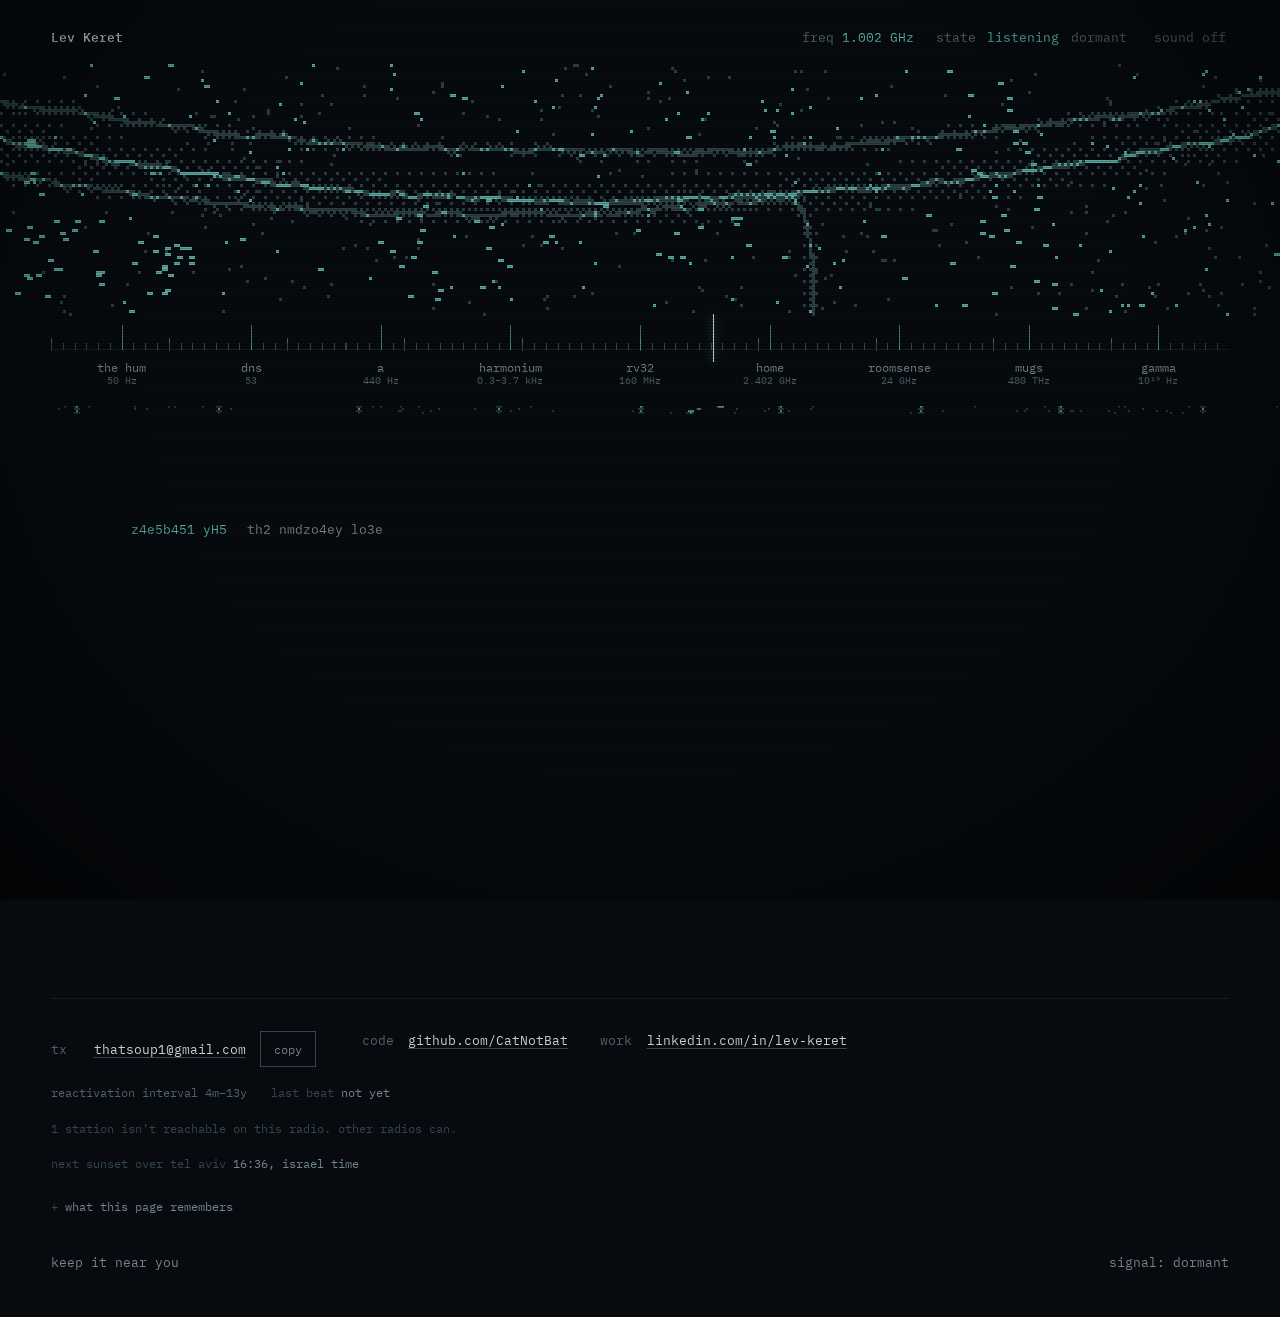
<file: index.html>
<!doctype html>
<html lang="en">
<head>
<meta charset="utf-8">
<meta http-equiv="Content-Security-Policy" content="default-src 'self'; script-src 'self'; style-src 'self'; font-src 'self'; img-src 'self' data:; connect-src 'self' https://cloudflare-dns.com; object-src 'none'; base-uri 'self'; form-action 'none'; upgrade-insecure-requests">
<meta name="viewport" content="width=device-width, initial-scale=1, viewport-fit=cover">
<meta name="referrer" content="strict-origin-when-cross-origin">
<title>Lev Keret</title>
<meta name="description" content="Lev Keret's website is a radio. Turn the dial.">
<meta name="theme-color" content="#070b0f">
<meta property="og:title" content="Lev Keret">
<meta property="og:description" content="This website is a radio. Turn the dial.">
<meta property="og:type" content="website">
<meta property="og:url" content="https://catnotbat.github.io/">
<meta property="og:image" content="https://catnotbat.github.io/og.png">
<meta name="twitter:card" content="summary_large_image">
<link rel="icon" href="favicon.svg" type="image/svg+xml">
<link rel="stylesheet" href="css/fonts.css">
<link rel="stylesheet" href="css/site.css">
<script type="module" src="js/main.js"></script>
</head>
<body>
<!--
  hello, source reader.
  nothing here phones home. no analytics, no trackers, no cookies.
  the wires hum at 50 Hz because that's what the wall does in Tel Aviv.
  there is one more thing on this page. it needs three letters.
-->
<a class="skip" href="#display">Skip to the content</a>

<header class="instrument">
  <p class="wordmark">Lev Keret</p>
  <div class="readout">
    <div class="r-freq"><label for="dial" id="tune-k">freq</label> <output id="tune-v" for="dial">2.402 GHz</output></div>
    <div class="r-state" role="group" aria-label="state">
      <span class="k" aria-hidden="true">state</span>
      <button type="button" data-state="listening" aria-pressed="true">listening</button>
      <button type="button" data-state="dormant" aria-pressed="false">dormant</button>
    </div>
    <button type="button" class="sound" id="sound" aria-pressed="false">sound off</button>
  </div>
</header>

<main>
  <div class="receiver">
    <div class="wires" aria-hidden="true">
      <svg class="wires-poster" viewBox="0 0 1000 240" preserveAspectRatio="none">
        <path d="M-10 34 Q 500 140 1010 22" />
        <path d="M-10 70 Q 480 196 1010 58" />
        <path d="M-10 104 Q 340 172 620 126 Q 638 145 632 238" class="cut" />
      </svg>
      <canvas id="wire"></canvas>
    </div>
    <div class="dial"><div class="horizon-line" id="horizon-line" aria-hidden="true"></div>
      <div class="scale" id="scale" aria-hidden="true"></div>
      <input type="range" id="dial" min="0" max="1000" step="1" value="500" aria-label="Tune the receiver">
    </div>
    <nav class="presets" aria-label="Stations">
      <a href="#hum" data-preset="hum"><b>the hum</b> <span>50 Hz</span></a>
      <a href="#dns" data-preset="dns"><b>dns</b> <span>53</span></a>
      <a href="#a440" data-preset="a440"><b>a</b> <span>440 Hz</span></a>
      <a href="#harmonium" data-preset="harmonium"><b>harmonium</b> <span>0.3–3.7 kHz</span></a>
      <a href="#rv32" data-preset="rv32"><b>rv32</b> <span>160 MHz</span></a>
      <a href="#home" data-preset="home"><b>home</b> <span>2.402 GHz</span></a>
      <a href="#roomsense" data-preset="roomsense"><b>roomsense</b> <span>24 GHz</span></a>
      <a href="#mugs" data-preset="mugs"><b>mugs</b> <span>480 THz</span></a>
      <a href="#gamma" data-preset="gamma"><b>gamma</b> <span>10&#185;&#8313; Hz</span></a>
    </nav>
  </div>

  <div class="display" id="display" tabindex="-1">
    <p class="nocarrier-msg" aria-hidden="true">no carrier</p>

    <section class="station st-home" id="home" data-f="2.402e9" data-k="freq" data-v="2.402 GHz" data-name="home" aria-labelledby="statement">
      <h1 id="statement" data-decode>This is a radio.</h1>
      <p class="sub">Some of the things I've made are in here. Turn the dial.</p>
      <p class="hint">Some stations aren't on the list. Headphones help.</p>
    </section>

    <section class="station st-text" id="hum" data-f="50" data-k="freq" data-v="50 Hz" data-name="the hum" aria-labelledby="hum-h">
      <p class="st-id"><span>50 Hz</span></p>
      <h2 id="hum-h" data-decode>Hi, I'm Lev.</h2>
      <p>I live in Tel Aviv, where the wall hums at 50&nbsp;Hz.</p>
      <p>I like making stuff.</p>
      <button type="button" class="quiet-btn hum-out" id="hum-out" aria-pressed="false" hidden>headphones</button>
    </section>

    <section class="station ch" id="roomsense" data-f="24e9" data-k="radar" data-v="24 GHz" data-name="roomsense" aria-labelledby="room-h">
      <div class="ch-text">
        <p class="st-id"><span>24 GHz</span> occupancy</p>
        <h2 id="room-h" data-decode><a href="https://github.com/CatNotBat/roomsense" rel="noopener noreferrer">roomsense</a></h2>
        <p>Counts the people in a room without a camera, and without tracking anyone's phone.</p>
        <ul class="stack"><li>Python</li><li>ESP32</li><li>mmWave radar</li><li>BLE</li><li>Random Forest</li><li>MQTT</li></ul>
      </div>
      <figure class="sig sig-room">
          <svg viewBox="-26 -24 252 208" tabindex="0" role="application" aria-roledescription="room" aria-label="The room. Move the pointer, or use the arrow keys, to walk in. Enter changes what you carry." aria-describedby="room-cap">
            <defs><clipPath id="room-clip"><rect x="20" y="14" width="160" height="132" /></clipPath></defs>
            <g class="fov" clip-path="url(#room-clip)"><path d="M24 18 L239.0 -63.6 A230 230 0 0 1 -12.8 245.0 Z" /><path d="M176 18 L212.8 245.0 A230 230 0 0 1 -39.0 -63.6 Z" /><path d="M24 142 L-12.8 -85.0 A230 230 0 0 1 239.0 223.6 Z" /><path d="M176 142 L-39.0 223.6 A230 230 0 0 1 212.8 -85.0 Z" /></g>
            <g class="rings" clip-path="url(#room-clip)">
              <circle cx="24" cy="18" r="40" /><circle cx="24" cy="18" r="80" />
              <circle cx="176" cy="18" r="52" /><circle cx="176" cy="18" r="96" />
              <circle cx="24" cy="142" r="60" /><circle cx="24" cy="142" r="110" />
              <circle cx="176" cy="142" r="46" /><circle cx="176" cy="142" r="88" />
            </g>
            <rect x="20" y="14" width="160" height="132" class="wall" />
            <g class="radar" clip-path="url(#room-clip)"><line x1="24" y1="18" x2="24" y2="18" /><rect x="-1.6" y="-1.6" width="3.2" height="3.2" /><line x1="176" y1="18" x2="176" y2="18" /><rect x="-1.6" y="-1.6" width="3.2" height="3.2" /><line x1="24" y1="142" x2="24" y2="142" /><rect x="-1.6" y="-1.6" width="3.2" height="3.2" /><line x1="176" y1="142" x2="176" y2="142" /><rect x="-1.6" y="-1.6" width="3.2" height="3.2" /></g>
            <g class="est"><circle r="9" /><circle r="2" class="core" /><text class="mac" y="-12" text-anchor="middle"></text></g>
            <g class="dbm"><text x="-22" y="4" text-anchor="start"></text><text x="222" y="4" text-anchor="end"></text><text x="-22" y="166" text-anchor="start"></text><text x="222" y="166" text-anchor="end"></text></g>
            <text class="census c1" x="100" y="31" text-anchor="middle">empty</text>
            <text class="census c2" x="100" y="40" text-anchor="middle"></text>
            <g class="nodes"><rect x="18" y="12" width="12" height="12"/><rect x="170" y="12" width="12" height="12"/><rect x="18" y="136" width="12" height="12"/><rect x="170" y="136" width="12" height="12"/></g>
          </svg>
          <figcaption id="room-cap">Schematic. Four nodes. One can't tell whether you're inside. Four can.</figcaption>
        </figure>
        <p class="colonies" id="colonies" aria-live="off"></p>
    </section>

    <section class="station st-text st-music" id="a440" data-f="440" data-k="pitch" data-v="A4" data-name="a" aria-labelledby="a-h">
      <p class="st-id"><span>440 Hz</span> a</p>
      <h2 id="a-h" class="sr-only">An editable pattern that plays as music</h2>
      <div class="code">
        <div class="code-wrap">
        <pre class="code-hl" id="code-hl" aria-hidden="true"></pre>
        <textarea id="code" wrap="off" spellcheck="false" autocapitalize="off" autocomplete="off" autocorrect="off" rows="5" aria-label="Pattern" aria-describedby="code-err">50 ~ [50 50] ~
&lt;a4 c5&gt; [~ e5] &lt;g4 [b4 d5]&gt; ~
~ click*3 ~ &lt;click*2 chirp&gt;
~ ~ ~ &lt;~ ~ ~ 1420.405&gt;</textarea>
        </div>
        <p class="code-err" id="code-err" aria-live="polite"></p>
      </div>
    </section>

    <section class="station ch" id="harmonium" data-f="1000" data-k="band" data-v="0.3–3.7 kHz" data-name="harmonium" aria-labelledby="harm-h">
      <div class="ch-text">
        <p class="st-id"><span>0.3–3.7 kHz</span> modulated carrier</p>
        <h2 id="harm-h" data-decode><a href="https://github.com/CatNotBat/harmonium" rel="noopener noreferrer">harmonium</a></h2>
        <p>A secret voice call hidden inside a normal Discord call.</p>
        <ul class="stack"><li>Rust</li><li>DSP</li><li>WireGuard</li><li>Codec 2</li><li>OFDM</li></ul>
      </div>
      <figure class="sig sig-carrier" data-view="noise">
          <div class="scope">
          <svg viewBox="0 0 240 60" role="img" aria-labelledby="carrier-cap">
            <polyline class="noise" points="0,37.3 2,36.5 4,34.4 6,38.1 8,34.3 10,35.0 12,41.6 14,37.7 16,33.0 18,35.6 20,37.9 22,38.5 24,39.7 26,35.8 28,34.4 30,31.9 32,36.6 34,28.2 36,34.1 38,41.1 40,44.7 42,36.6 44,34.8 46,28.4 48,35.3 50,40.8 52,41.2 54,40.0 56,46.8 58,37.1 60,44.0 62,40.2 64,38.1 66,32.7 68,34.4 70,33.5 72,36.6 74,30.8 76,39.8 78,36.3 80,41.2 82,40.3 84,35.2 86,38.5 88,45.0 90,36.7 92,38.5 94,41.0 96,32.6 98,47.6 100,43.6 102,47.0 104,37.4 106,39.0 108,31.1 110,44.8 112,43.3 114,37.7 116,39.1 118,40.4 120,34.1 122,36.9 124,30.2 126,40.7 128,34.6 130,39.1 132,35.0 134,37.9 136,35.8 138,32.8 140,40.5 142,35.3 144,37.3 146,42.6 148,41.8 150,33.6 152,36.9 154,37.9 156,33.6 158,40.2 160,42.0 162,35.7 164,41.5 166,40.1 168,35.2 170,32.9 172,33.2 174,36.4 176,37.0 178,38.8 180,37.8 182,35.1 184,42.9 186,31.4 188,40.5 190,33.1 192,40.7 194,36.9 196,35.2 198,36.2 200,44.8 202,36.0 204,40.8 206,46.4 208,39.2 210,35.3 212,36.9 214,37.3 216,28.8 218,33.4 220,39.9 222,36.1 224,41.5 226,32.3 228,38.1 230,40.0 232,39.2 234,36.9 236,46.6 238,33.4 240,34.5"/>
            <polyline class="comb" points="0,46.5 2,41.7 4,49.0 6,42.6 8,46.2 10,45.3 12,47.1 14,50.0 16,45.9 18,45.1 20,47.2 22,47.2 24,41.4 26,48.0 28,48.4 30,44.6 32,48.8 34,48.6 36,47.1 38,47.7 40,46.2 42,41.7 44,46.0 46,43.7 48,45.3 50,48.7 52,47.7 54,44.3 56,48.7 58,46.5 60,46.4 62,43.3 64,47.1 66,41.8 68,49.4 70,13.7 72,26.8 74,16.2 76,31.1 78,16.7 80,27.7 82,15.5 84,32.2 86,17.3 88,31.6 90,16.2 92,29.4 94,15.3 96,30.5 98,14.8 100,30.3 102,17.6 104,30.9 106,15.9 108,32.5 110,16.5 112,33.2 114,17.2 116,25.6 118,14.7 120,30.0 122,17.6 124,31.9 126,17.6 128,31.6 130,16.6 132,29.5 134,17.4 136,27.8 138,15.7 140,28.7 142,18.0 144,26.0 146,14.6 148,30.6 150,16.6 152,29.3 154,14.1 156,26.7 158,16.5 160,28.3 162,16.6 164,33.8 166,17.5 168,30.5 170,14.5 172,50.4 174,46.2 176,49.6 178,45.1 180,44.8 182,44.7 184,47.2 186,48.8 188,46.4 190,44.2 192,41.6 194,45.2 196,45.5 198,47.3 200,47.2 202,47.3 204,44.5 206,47.2 208,53.3 210,45.1 212,47.2 214,44.5 216,48.8 218,44.0 220,46.8 222,46.9 224,45.1 226,46.1 228,39.1 230,44.9 232,44.6 234,49.9 236,44.6 238,48.5 240,47.2"/>
          </svg>
          <canvas class="live" aria-hidden="true"></canvas>
          </div>
          <figcaption id="carrier-cap"><span class="when-noise">What Discord hears.</span><span class="when-comb">What the modem hears.</span> <span class="prov">An illustration, not a capture.</span></figcaption>
          <div class="harm-ctl">
            <label class="key"><span>wire</span><input type="range" id="harm-key" min="0" max="100" value="0" aria-label="Decrypt: from what Discord carries to what the other end hears"><span>voice</span></label>
          </div>
        </figure>
    </section>

    <section class="station ch" id="dns" data-f="53" data-k="port" data-v="udp/53" data-name="dns resolver" aria-labelledby="dns-h">
      <div class="ch-text">
        <p class="st-id"><span>udp/53</span> query, response</p>
        <h2 id="dns-h" data-decode><a href="https://github.com/CatNotBat/DNS-client" rel="noopener noreferrer">dns resolver</a></h2>
        <p>A DNS resolver in C, every byte parsed by hand. This one asks the network for real.</p>
        <ul class="stack"><li>C</li><li>UDP sockets</li><li>RFC 1035</li></ul>
        <p class="more"><a href="https://github.com/CatNotBat" rel="noopener noreferrer">more on GitHub</a></p>
      </div>
      <figure class="sig sig-dns">
          <form class="resolve" id="resolve" autocomplete="off" hidden>
            <input id="qname" value="birds.fly" maxlength="253" spellcheck="false" autocapitalize="off" autocorrect="off" aria-label="Domain to resolve">
            <select id="qtype" aria-label="Record type"><option>A</option><option>AAAA</option><option>MX</option><option>TXT</option><option>NS</option></select>
          </form>
          <div class="hex" tabindex="0" role="group" aria-label="Hex dump of a real DNS query and its answer" aria-live="polite">
<pre id="hexdump"><span class="dir">asked</span>
<span class="off">0000</span>  4c 6b <em>01 00</em> 00 01 00 <em>00</em> 00 00 00 00 <b>05 62 69 72</b>
<span class="off">0010</span>  <b>64 73 03 66 6c 79 00</b> 00 01 00 01

<span class="dir">answer</span>
<span class="off">0000</span>  4c 6b <em>81 80</em> 00 01 00 <em>02</em> 00 00 00 00 <b>05 62 69 72</b>
<span class="off">0010</span>  <b>64 73 03 66 6c 79 00</b> 00 01 00 01
<span class="off">  +32</span>  A  3.33.130.190   A  15.197.148.33

<span class="dir">qname</span>   <b>birds.fly</b>
<span class="dir">rcode</span>   <em>0</em>  NOERROR</pre>
          </div>
          <figcaption id="dns-cap">18 November 2026, to 1.1.1.1.</figcaption>
          <button type="button" class="quiet-btn" data-reveal id="dns-verdict">agree</button>
        </figure>
    </section>

    <section class="station st-mcu" id="rv32" data-f="160e6" data-k="clock" data-v="160 MHz" data-name="rv32" aria-labelledby="rv-h">
      <p class="st-id"><span>160 MHz</span> rv32im</p>
      <h2 id="rv-h" class="sr-only">An emulated RISC-V microcontroller running its firmware</h2>
      <div class="mcu">
        <div class="mcu-src">
          <pre class="fw" id="fw" tabindex="0" aria-label="Firmware source"># beakless.S  rv32im
# 0x60000000  uart   0x60000004  heart
# 0x60000008  h2     0x6000000c  sleep

        li    s0, 0x60000000
        la    a0, boot
        call  puts

wait:   lw    t0, 8(s0)
        li    t1, 100
        bge   t0, t1, beat
        la    a0, h2
        call  puts
        mv    a0, t0
        call  putd
        li    t2, 10
        sb    t2, 0(s0)
        li    t2, 2600
        sw    t2, 12(s0)
        j     wait

beat:   li    t2, 1
        sw    t2, 4(s0)
        la    a0, thump
        call  puts
        li    t2, 300
        sw    t2, 12(s0)
        sw    zero, 4(s0)
        sw    zero, 8(s0)
        li    t2, 5000
        sw    t2, 12(s0)
        j     wait

puts:   lbu   t3, 0(a0)
        beqz  t3, done
        sb    t3, 0(s0)
        addi  a0, a0, 1
        j     puts
done:   ret

putd:   li    t4, 10
        div   t5, a0, t4
        rem   t6, a0, t4
        addi  t5, t5, 48
        sb    t5, 0(s0)
        addi  t6, t6, 48
        sb    t6, 0(s0)
        ret

boot:   .asciz "waiting for hydrogen\n"
h2:     .asciz "h2 "
thump:  .asciz "\n  thump\n\n"</pre>
          <textarea id="fw-edit" hidden spellcheck="false" autocapitalize="off" autocomplete="off" autocorrect="off" aria-label="Edit the firmware" aria-describedby="fw-err"></textarea>
          <p class="code-err" id="fw-err" aria-live="polite"></p>
        </div>
        <div class="mcu-side">
          <p class="led-row"><span class="led" id="led" aria-hidden="true"></span><span id="mcu-state">off</span></p>
          <pre class="uart" id="uart" aria-label="Serial output"></pre>
          <div class="mcu-ctl">
            <button type="button" class="quiet-btn" id="mcu-step" hidden>step</button>
            <button type="button" class="quiet-btn" id="mcu-cont" hidden>continue</button>
            <button type="button" class="quiet-btn" id="mcu-edit" aria-pressed="false">edit</button>
          </div>
        </div>
      </div>
    </section>

    <section class="station st-text st-hidden" id="motion" data-f="5.4e14" data-k="light" data-v="555 nm" data-name="persistence" data-secret aria-labelledby="mo-h">
      <p class="st-id"><span>555 nm</span> where the eye is most sensitive</p>
      <h2 id="mo-h">Only while it moves.</h2>
      <p>There is a bird in this static. Any single frame of it is just noise, so a screenshot will not have it.</p>
      <div class="rdk" aria-hidden="true"><canvas id="rdk"></canvas></div>
      <p class="sr-only">A beakless bird, wings open, made only of dots that drift together through dots that don't.</p>
      <p class="prov rdk-still">here, the bird is only visible while it moves. with reduced motion on, this is its outline.</p>
    </section>

    <section class="station st-text st-hidden" id="still" data-f="1e-3" data-k="freq" data-v="1 mHz" data-name="still" data-secret data-needs="reduce" aria-labelledby="still-h">
      <p class="st-id"><span>1 mHz</span> one cycle every sixteen minutes</p>
      <h2 id="still-h">A quiet station.</h2>
      <p>Your radio asked for less motion, so it can hear this one. Most radios can't.</p>
      <p>Nothing here moves. It's the hum, slowed until it stops.</p>
    </section>

    <section class="station st-text st-hidden" id="hydrogen" data-f="1.420405e9" data-k="freq" data-v="1420.405 MHz" data-name="hydrogen line" data-secret aria-labelledby="h-h">
      <p class="st-id"><span>1420.405 MHz</span> the hydrogen line</p>
      <h2 id="h-h" class="sr-only">the hydrogen line</h2>
    </section>

    <section class="station st-text" id="mugs" data-f="4.8e14" data-k="light" data-v="480 THz" data-name="mugs" aria-labelledby="mugs-h">
      <p class="st-id"><span>480 THz</span></p>
      <h2 id="mugs-h" class="sr-only">mugs</h2>
      <figure class="nocarrier">
        <div class="snow" aria-hidden="true"></div>
        <figcaption>no carrier</figcaption>
      </figure>
    </section>

    <section class="station st-text st-gamma" id="gamma" data-f="3e19" data-k="freq" data-v="3&#215;10&#185;&#8313; Hz" data-name="gamma" aria-labelledby="gamma-h">
      <p class="st-id"><span>3&#215;10&#185;&#8313; Hz</span> gamma</p>
      <h2 id="gamma-h" data-decode>It's warm up here.</h2>
      <p>Hold still.</p>
      <p class="dwell" id="dwell" aria-hidden="true"></p>
      <button type="button" class="quiet-btn" data-reveal>wake it</button>
    </section>

  </div>
  <p class="dormant-msg" aria-hidden="true">dormant. it spends most of its life like this.<span>tap to wake it</span><span class="cpr-count" id="cpr-count"></span></p>
  <p class="sr-only" id="announce" aria-live="polite"></p>
</main>

<footer class="foot">
  <ul class="links" id="tx" aria-label="Contact">
          <li class="mail">
            <span class="k">tx</span>
            <span id="addr" class="addr" data-u="1puostaht" data-d="moc.liamg">enable JavaScript to see the address</span>
            <button type="button" class="quiet-btn" id="copy" hidden>copy</button>
            <span id="copied" class="copied" role="status"></span>
          </li>
          <li><span class="k">code</span> <a href="https://github.com/CatNotBat" rel="noopener noreferrer">github.com/CatNotBat</a></li>
          <li><span class="k">work</span> <a href="https://www.linkedin.com/in/lev-keret" rel="noopener noreferrer">linkedin.com/in/lev-keret</a></li>
        </ul>
  <p class="interval">reactivation interval 4m–13y<span class="lb">last beat <span id="last-beat">not yet</span></span></p>
  <p class="reach" id="reach"></p>
  <p class="warm" id="warm" hidden>you're running warm. i'll be quiet.</p>
  <p class="sunset">next sunset over tel aviv <span id="sunset-at">…</span></p>
  <details class="memory" id="memory">
    <summary>what this page remembers</summary>
    <ul id="mem-list"></ul>
    <button type="button" class="quiet-btn" id="forget">forget</button> <span id="forgot" role="status"></span>
  </details>
  <button type="button" id="near" class="signal" hidden>keep it near you</button>
  <button type="button" id="signal" class="signal" data-reveal aria-haspopup="dialog">signal: <span id="signal-state">dormant</span></button>
  <!-- handwriting signature goes here once Lev provides a sample -->
</footer>

<aside class="cpr-card" id="cpr-card" hidden aria-labelledby="cpr-h">
  <p id="cpr-h" class="cpr-k">you restarted the radio at <span id="cpr-rate"></span> a minute.</p>
  <p>for a person: call 101 (magen david adom, israel). push hard and fast in the center of the chest, 100 to 120 a minute, and don't stop until help takes over.</p>
  <p>this is not training. take a course.</p>
  <button type="button" class="quiet-btn" id="cpr-ok">ok</button>
</aside>

<dialog id="better-days" aria-labelledby="bd-title">
  <div class="dawn" aria-hidden="true"></div>
  <canvas id="ecg" aria-hidden="true"></canvas>
  <p class="bd-state" aria-hidden="true"><span>state</span> <span id="bd-state">reactivating</span></p>
  <article class="story">
    <h2 id="bd-title">Better days</h2>
    <p>The beakless green feather was never meant to see better days.</p>
    <p>After the world underwent a nuclear holocaust most animals ceased to exist; the ones that didn't went through changes so drastic you couldn't even call them the same animal. The beakless green feather is an example of that. Its continuation of the green feather species is only by name and a couple of DNA mutations that tell us they are somewhat related, given that there is nothing green or feathered about the beakless. Its body works like a small atomic battery, turning the radiation from its surroundings into usable energy, and feathers would only hurt the efficiency of the process — so would eyes, ears, or any other sensory organs. Even today nobody knows how they communicated or mated; it feels as if they just appeared one day. Estimations are that their lifespan was about 300 years, but nobody knows for sure.</p>
    <p>The beakless's internal functions were a combination of several marvelous mechanics. One of its shticks was covering itself with water molecules placed so that the radiation splits them into hydrogen and peroxide, an order of higher potential energy, and then gathers them inwards — the new molecules small enough to seep through its flesh to the core, where they are mixed with bacteria that return them to their original form while the exothermic reaction feeds the body. Its heart stops itself when the hydrogen runs out, while keeping just enough charge to reactivate once enough has gathered again. This can happen anywhere between 4 minutes and 13 years apart, depending on how radioactive its surroundings are. Just like an electric automobile, it is speculated that it spends most of its lifespan dead.</p>
    <p>Eventually the radiation dropped low enough for things that resembled old life to begin forming. The last beakless green feather stood on the wall of Jerusalem.</p>
    <p class="last"><span class="pre">It couldn't see the green horizon stretching — a biological miracle, a win of life over death — so it started its engine one last time. The lack of radioactivity made it dizzy, and as it fell from the wall, for a second and a half the beakless performed something that had no survival benefit, something it wasn't programmed to do: reminding the world, and itself, that it is a bird. </span><span class="fly">And birds fly.</span></p>
  </article>
  <p class="sr-only" id="bd-live" aria-live="polite"></p>
  <button type="button" class="close" id="bd-close">go dormant</button>
</dialog>
</body>
</html>
</file>
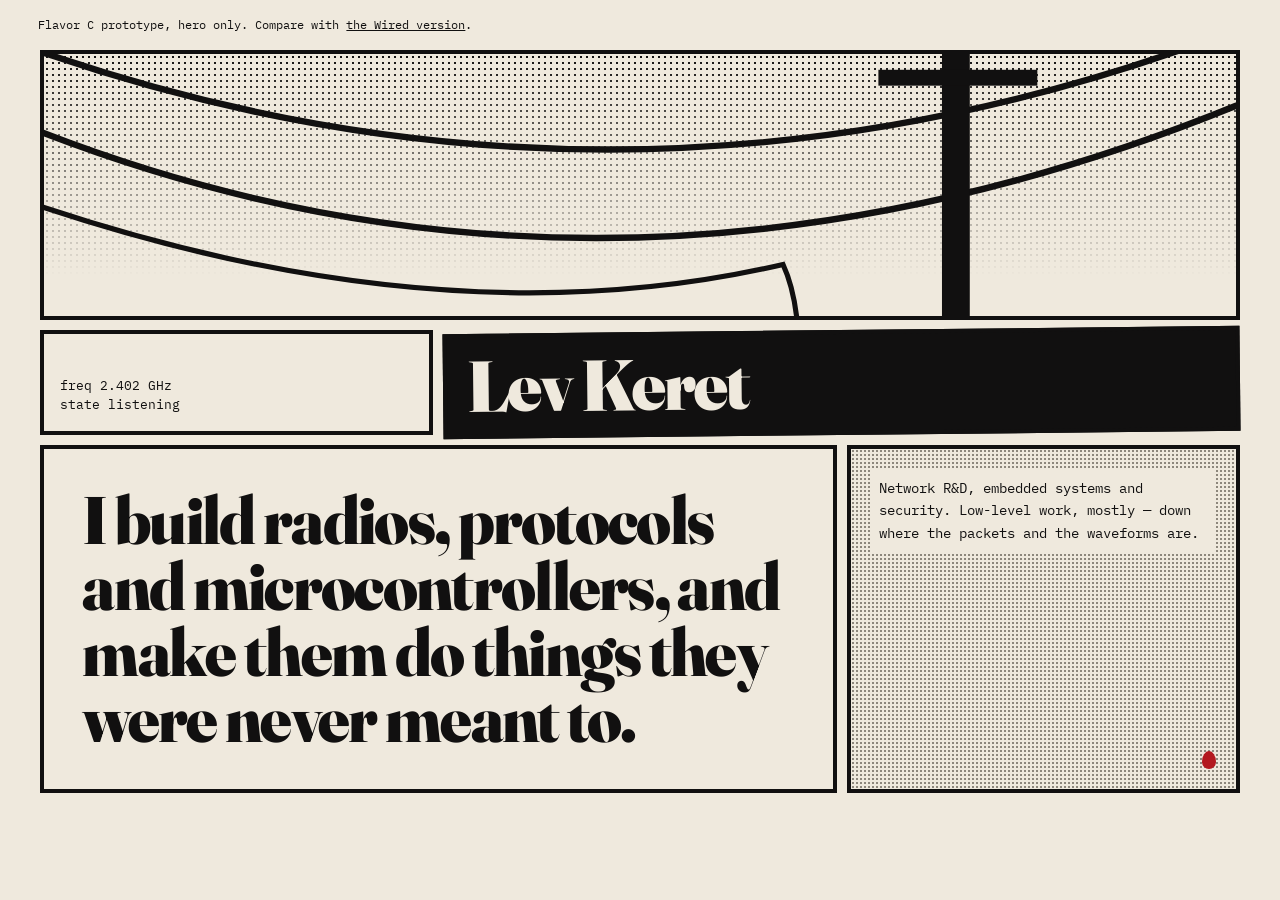
<file: variants/ink.html>
<!doctype html>
<html lang="en">
<head>
<meta charset="utf-8">
<meta name="viewport" content="width=device-width, initial-scale=1, viewport-fit=cover">
<meta http-equiv="Content-Security-Policy" content="default-src 'self'; style-src 'self'; font-src 'self'; img-src 'self' data:; object-src 'none'; base-uri 'self'; form-action 'none'">
<meta name="robots" content="noindex">
<title>Lev Keret (ink variant)</title>
<link rel="stylesheet" href="../css/fonts.css">
<link rel="stylesheet" href="ink.css">
</head>
<body>
<p class="note">Flavor C prototype, hero only. Compare with <a href="../">the Wired version</a>.</p>
<main class="page">
  <section class="panel p-sky" aria-hidden="true">
    <svg viewBox="0 0 600 220" preserveAspectRatio="xMidYMid slice">
      <path d="M-10 40 Q 300 150 610 28" />
      <path d="M-10 80 Q 290 200 610 66" />
      <path d="M-10 118 Q 200 190 372 150 Q 384 176 378 230" class="cut" />
      <rect x="452" y="0" width="14" height="220" class="pole" />
      <rect x="420" y="52" width="80" height="8" class="pole" />
    </svg>
  </section>
  <section class="panel p-read">
    <p class="mono">freq 2.402 GHz</p>
    <p class="mono">state listening</p>
  </section>
  <section class="panel p-name">
    <p class="name">Lev Keret</p>
  </section>
  <section class="panel p-statement">
    <h1>I build radios, protocols and microcontrollers, and make them do things they were never meant to.</h1>
  </section>
  <section class="panel p-quiet">
    <p>Network R&amp;D, embedded systems and security. Low-level work, mostly — down where the packets and the waveforms are.</p>
    <span class="drop" aria-hidden="true"></span>
  </section>
</main>
</body>
</html>
</file>
<file: css/fonts.css>
/* self-hosted, so nothing here phones home. SIL Open Font License: see /fonts */
@font-face {
  font-family: "Fraunces"; font-style: normal; font-display: swap; font-weight: 100 900;
  src: url("../fonts/fraunces-latin-full-normal.woff2") format("woff2-variations");
}
@font-face {
  font-family: "Fraunces"; font-style: italic; font-display: swap; font-weight: 100 900;
  src: url("../fonts/fraunces-latin-full-italic.woff2") format("woff2-variations");
}
@font-face {
  font-family: "IBM Plex Mono"; font-style: normal; font-display: swap; font-weight: 400;
  src: url("../fonts/ibm-plex-mono-latin-400-normal.woff2") format("woff2");
}
@font-face {
  font-family: "IBM Plex Mono"; font-style: normal; font-display: swap; font-weight: 500;
  src: url("../fonts/ibm-plex-mono-latin-500-normal.woff2") format("woff2");
}
</file>
<file: css/site.css>
/* Signal / The Wired. The page is a receiver. Tokens first. */
:root {
  --bg-0: #070b0f;
  --bg-1: #0b131a;
  --ink: #c6d2cf;
  --ink-dim: #71858a;
  --ink-mute: #4f6468;
  --ink-faint: #33464b;
  --trace: #58a89f;
  --line: rgba(140, 170, 170, .10);
  --soul: #e5322d;          /* the only red; reserved for the heartbeat */
  --dawn-gold: #e9c27c;
  --dawn-ink: #1d1410;
  --dawn-paper: #f1e4d4;

  --serif: "Fraunces", "Iowan Old Style", "Palatino Linotype", Georgia, serif;
  --mono: "IBM Plex Mono", ui-monospace, "SF Mono", Menlo, Consolas, monospace;

  --gutter: max(1.25rem, env(safe-area-inset-left), 4vw);
  --ease-out: cubic-bezier(.23, 1, .32, 1);
  color-scheme: dark;
}

*, *::before, *::after { box-sizing: border-box; }
[hidden] { display: none !important; }
html { -webkit-text-size-adjust: 100%; text-size-adjust: 100%; }
body {
  margin: 0;
  min-height: 100svh;
  background: var(--bg-0);
  color: var(--ink);
  font: 400 1rem/1.6 var(--mono);
  padding-inline: var(--gutter);
  padding-bottom: env(safe-area-inset-bottom);
  overflow-x: clip;
}
body::after {
  content: "";
  position: fixed;
  inset: 0;
  pointer-events: none;
  background:
    repeating-linear-gradient(to bottom, transparent 0 2px, rgba(0, 0, 0, .22) 2px 3px),
    radial-gradient(ellipse at 50% 40%, transparent 55%, rgba(0, 0, 0, .55));
  z-index: 50;
}

a { color: var(--ink); text-decoration-color: var(--ink-faint); text-underline-offset: .22em; text-decoration-thickness: 1px; }
a:hover { text-decoration-color: var(--trace); color: #e3ece9; }
:focus-visible { outline: 1px solid var(--trace); outline-offset: 4px; }
button { font: inherit; color: inherit; }
code { font-family: var(--mono); font-size: .92em; color: var(--ink); }
.sr-only { position: absolute; width: 1px; height: 1px; overflow: hidden; clip-path: inset(50%); white-space: nowrap; }
.skip { position: absolute; left: var(--gutter); top: -4rem; background: var(--bg-1); padding: .5rem .75rem; z-index: 60; }
.skip:focus { top: .75rem; }
.k { color: var(--ink-mute); }

/* ---------- instrument header ---------- */
.instrument {
  position: relative;
  z-index: 3;
  display: flex;
  flex-wrap: wrap;
  justify-content: space-between;
  align-items: baseline;
  gap: .5rem 2rem;
  padding-top: max(1.25rem, env(safe-area-inset-top));
  font-size: .8125rem;
  color: var(--ink-dim);
}
.wordmark { margin: 0; color: var(--ink); font-weight: 500; }
.readout { display: flex; flex-wrap: wrap; align-items: baseline; gap: .35rem 1.4rem; }
.readout > div { display: flex; align-items: baseline; gap: .6em; }
.r-freq label { color: var(--ink-mute); cursor: pointer; }
#tune-v { color: var(--trace); font-variant-numeric: tabular-nums; min-width: 9ch; display: inline-block; }
.bars { display: inline-flex; align-items: flex-end; gap: 2px; height: .8em; }
.bars i { width: 3px; background: var(--ink-faint); }
.bars i:nth-child(1) { height: 20%; } .bars i:nth-child(2) { height: 40%; } .bars i:nth-child(3) { height: 60%; } .bars i:nth-child(4) { height: 80%; } .bars i:nth-child(5) { height: 100%; }
.bars i.on { background: var(--trace); }
.r-state button, .sound {
  background: none; border: 0; padding: .35rem .15rem; min-height: 2.25rem; cursor: pointer;
  color: var(--ink-mute);
}
.r-state button[aria-pressed="true"] { color: var(--trace); }
.r-state button:hover, .sound:hover { color: var(--ink); }
.sound[aria-pressed="true"] { color: var(--trace); }
.reserve { display: none !important; }
.js .reserve { display: flex !important; }
.sound { display: none; }
.js .sound { display: inline-block; }
#reserve { display: inline-block; min-width: 2ch; text-align: right; }
.r-sig { display: none !important; }
.js .r-sig { display: flex !important; }

/* ---------- receiver ---------- */
.receiver { position: relative; }
.wires {
  position: relative;
  margin-inline: calc(var(--gutter) * -1);
  height: clamp(150px, 28svh, 300px);
  margin-top: .5rem;
  touch-action: pan-y;
}
.wires canvas, .wires-poster { position: absolute; inset: 0; width: 100%; height: 100%; }
.wires canvas { image-rendering: pixelated; image-rendering: crisp-edges; opacity: 0; transition: opacity .8s var(--ease-out); cursor: crosshair; }
.wires.live canvas { opacity: 1; }
.wires.live .wires-poster { opacity: 0; transition: opacity .8s var(--ease-out); }
.wires-poster path { fill: none; stroke: var(--trace); stroke-width: 1.2; vector-effect: non-scaling-stroke; opacity: .55; }
.wires-poster path.cut { opacity: .3; }

.dial, .presets { display: none; }
.js .dial { display: block; position: relative; height: 3.75rem; margin-top: -.5rem; }
.scale { position: absolute; inset: 0; pointer-events: none;
  background:
    repeating-linear-gradient(to right, var(--ink-faint) 0 1px, transparent 1px 1%) bottom 1.1rem left 0 / 100% .45rem no-repeat,
    repeating-linear-gradient(to right, var(--ink-mute) 0 1px, transparent 1px 10%) bottom 1.1rem left 0 / 100% .8rem no-repeat,
    linear-gradient(var(--line), var(--line)) bottom 1.1rem left 0 / 100% 1px no-repeat;
}
.scale b { position: absolute; bottom: 1.1rem; width: 1px; height: 1.6rem; background: var(--trace); opacity: .7; }
.scale b.secret { opacity: 0; }
.scale b span { position: absolute; bottom: 1.75rem; left: 50%; transform: translateX(-50%); font: 400 .625rem var(--mono); color: var(--ink-mute); white-space: nowrap; }
@media (max-width: 640px) { .scale b span { display: none; } }

#dial {
  -webkit-appearance: none; appearance: none;
  position: absolute; left: 0; right: 0; bottom: .35rem; width: 100%; height: 3rem; margin: 0;
  background: transparent; cursor: ew-resize; touch-action: none;
}
#dial::-webkit-slider-runnable-track { height: 3rem; background: transparent; }
#dial::-moz-range-track { height: 3rem; background: transparent; }
#dial::-webkit-slider-thumb {
  -webkit-appearance: none; appearance: none; width: 15px; height: 3rem; border: 0;
  background: linear-gradient(to right, transparent 7px, var(--ink) 7px 8px, transparent 8px);
  filter: drop-shadow(0 0 4px rgba(88, 168, 159, .9));
}
#dial::-moz-range-thumb { width: 15px; height: 3rem; border: 0; border-radius: 0;
  background: linear-gradient(to right, transparent 7px, var(--ink) 7px 8px, transparent 8px); }
#dial:focus-visible { outline: none; }
#dial:focus-visible::-webkit-slider-thumb { background: linear-gradient(to right, transparent 5px, var(--trace) 5px 10px, transparent 10px); }
#dial:focus-visible::-moz-range-thumb { background: linear-gradient(to right, transparent 5px, var(--trace) 5px 10px, transparent 10px); }

.js .presets { display: flex; flex-wrap: wrap; gap: .25rem 1.25rem; margin: .5rem 0 0; font-size: .75rem; }
.presets a { text-decoration: none; color: var(--ink-dim); padding: .45rem 0; min-height: 2.25rem; display: inline-block; }

.presets a:hover, .presets a[aria-current="true"] { color: var(--ink); }
.presets a[aria-current="true"] { color: var(--trace); }
.presets a[data-found]::after { content: ""; display: inline-block; width: 4px; height: 4px; margin-left: .45em; vertical-align: middle; background: var(--trace); }

/* ---------- display ---------- */
.display { position: relative; padding-block: clamp(2.5rem, 7vw, 5rem) clamp(4rem, 9vw, 7rem); outline: none; }
.js .display { min-height: 62svh; }
.station { padding-block: 0 4rem; }
.js .station { padding-block: 0; }
.nocarrier-msg { display: none; }
.js .display.static .nocarrier-msg {
  display: block; position: absolute; top: clamp(2.5rem, 7vw, 5rem); left: 0; margin: 0;
  font-size: .8125rem; color: var(--ink-mute);
}
.js .display.static .station { opacity: .35; }
.st-hidden:not(.js *) { display: none; }

.st-id { margin: 0 0 1rem; color: var(--ink-dim); font-size: .8125rem; }
.st-id span { color: var(--trace); margin-right: .9em; }

.st-home h1 {
  font-family: var(--serif);
  font-weight: 340;
  font-variation-settings: "opsz" 144, "SOFT" 30, "WONK" 1;
  font-size: clamp(2.6rem, 1.2rem + 6.5vw, 7rem);
  line-height: .98;
  letter-spacing: -.025em;
  margin: 0 0 0 clamp(0rem, 14vw - 5rem, 9rem);
  color: #dfe7e4;
}
.st-home .sub { margin: 1.5rem 0 0 clamp(0rem, 14vw - 5rem, 9rem); font-family: var(--serif); font-size: clamp(1.15rem, 1rem + .6vw, 1.45rem); color: var(--ink); max-width: 30ch; }
.hint { margin: 2.5rem 0 0 clamp(0rem, 14vw - 5rem, 9rem); font-size: .75rem; color: var(--ink-mute); max-width: 40ch; }

.station h2 {
  font-family: var(--serif);
  font-weight: 360;
  font-variation-settings: "opsz" 96, "SOFT" 30, "WONK" 1;
  font-size: clamp(2rem, 1.3rem + 2.8vw, 3.6rem);
  line-height: 1.02;
  letter-spacing: -.015em;
  margin: 0 0 1.5rem;
  max-width: 18ch;
}
.station h2 a { text-decoration: none; }
.station h2 a:hover { text-decoration: underline; text-decoration-color: var(--trace); }
.st-text > p:not(.st-id, .dwell), .ch-text > p:not(.st-id, .figure-line, .more) {
  font-family: var(--serif);
  font-variation-settings: "opsz" 14;
  font-size: clamp(1.05rem, 1rem + .25vw, 1.2rem);
  line-height: 1.6;
  color: #b7c4c1;
  margin: 0 0 1rem;
  max-width: 34em;
}
.st-text { max-width: 44rem; margin-left: clamp(0rem, 10vw - 3rem, 8rem); }

.ch { display: grid; grid-template-columns: minmax(0, 1fr); gap: 2.5rem; }
@media (min-width: 900px) {
  .ch { grid-template-columns: minmax(0, 33rem) minmax(0, 1fr); gap: clamp(2.5rem, 6vw, 6rem); align-items: start; }
}
.figure-line { font-size: .875rem; color: var(--ink-dim); margin: 0 0 1rem; }
.figure-line strong { color: var(--trace); font-weight: 500; }
.stack { list-style: none; padding: 0; margin: 1.5rem 0 0; display: flex; flex-wrap: wrap; gap: .35rem 1.1rem; font-size: .75rem; color: var(--ink-dim); }
.more { font-size: .8125rem; margin: 1.5rem 0 0; }

/* signatures */
.sig { margin: 0; max-width: 30rem; }
.sig svg { display: block; width: 100%; height: auto; overflow: visible; }
.sig figcaption { margin-top: .9rem; font-size: .75rem; line-height: 1.6; color: var(--ink-dim); max-width: 42ch; }
.quiet-btn {
  margin-top: .75rem; background: none; border: 1px solid var(--ink-faint); color: var(--ink-dim);
  font-size: .75rem; padding: .45rem .8rem; min-height: 2.25rem; cursor: pointer; transition: color .2s, border-color .2s;
}
.quiet-btn:hover, .quiet-btn[aria-pressed="true"] { color: var(--ink); border-color: var(--trace); }
.quiet-btn:active { transform: translateY(1px); }

.sig-room .wall { fill: none; stroke: var(--ink-faint); stroke-width: 1; }
.sig-room .rings circle { fill: none; stroke: var(--trace); stroke-width: .8; opacity: .3; stroke-dasharray: 2 4; transform-box: fill-box; transform-origin: center; }
.sig-room .nodes rect { fill: var(--bg-0); stroke: var(--trace); stroke-width: 1.2; }
@media (prefers-reduced-motion: no-preference) {
  .sig-room .rings circle { animation: ping 5.5s var(--ease-out) infinite; }
  .sig-room .rings circle:nth-child(2n) { animation-delay: 1.4s; }
  .sig-room .rings circle:nth-child(3), .sig-room .rings circle:nth-child(4) { animation-delay: 2.3s; }
  .sig-room .rings circle:nth-child(5), .sig-room .rings circle:nth-child(6) { animation-delay: 3.7s; }
}
@keyframes ping { 0% { transform: scale(.2); opacity: 0; } 15% { opacity: .55; } 100% { transform: scale(1.1); opacity: 0; } }

.sig-carrier polyline { fill: none; stroke-width: 1; vector-effect: non-scaling-stroke; transition: opacity .6s var(--ease-out); }
.sig-carrier .noise { stroke: var(--ink-dim); }
.sig-carrier .comb { stroke: var(--trace); opacity: 0; }
.sig-carrier[data-view="comb"] .noise { opacity: .15; }
.sig-carrier[data-view="comb"] .comb { opacity: 1; }
.sig-carrier .when-comb, .sig-carrier[data-view="comb"] .when-noise { display: none; }
.sig-carrier[data-view="comb"] .when-comb { display: inline; }
.sig-carrier svg { border-bottom: 1px solid var(--line); padding-bottom: .25rem; }

.hex { overflow-x: auto; border-left: 1px solid var(--line); padding-left: clamp(.5rem, 2vw, 1rem); }
.hex pre { margin: 0; font: 400 clamp(.59rem, 2.55vw, .75rem)/1.65 var(--mono); color: var(--ink-mute); }
.hex .off { color: var(--ink-faint); }
.hex .dir { color: var(--ink-dim); }
.hex b { font-weight: 400; color: var(--trace); }
.hex em { font-style: normal; color: var(--ink); text-decoration: underline; text-decoration-color: var(--trace); text-underline-offset: 3px; }

/* mugs: an honest empty frame */
.nocarrier { margin: 2rem 0 0; max-width: 26rem; }
.snow {
  aspect-ratio: 4 / 3;
  border: 1px solid var(--line);
  background:
    radial-gradient(circle at 30% 40%, rgba(88,168,159,.10), transparent 60%),
    repeating-radial-gradient(circle at 17% 23%, var(--ink-faint) 0 1px, transparent 1px 3px),
    repeating-radial-gradient(circle at 71% 64%, rgba(113,133,138,.5) 0 1px, transparent 1px 4px);
  background-color: var(--bg-1);
}
.nocarrier figcaption { margin-top: .75rem; font-size: .75rem; color: var(--ink-dim); }

/* gamma: the geiger dwell */
.dwell { min-height: 1.6em; margin: 1.5rem 0 0; font-size: .8125rem; color: var(--trace); font-variant-numeric: tabular-nums; }

/* transmit */
.links { list-style: none; padding: 0; margin: 0; display: grid; gap: .9rem; font-size: .9375rem; }
.links li { display: flex; flex-wrap: wrap; align-items: baseline; gap: .25rem 1.25rem; }
.links .k { min-width: 3.5ch; font-size: .8125rem; }
.links .quiet-btn { margin-top: 0; }
.addr { color: var(--ink); overflow-wrap: anywhere; }
.copied { color: var(--trace); font-size: .75rem; }

/* ---------- states ---------- */
.dormant-msg { display: none; }
body[data-state="dormant"] .display,
body[data-state="dormant"] .dial,
body[data-state="dormant"] .presets,
body[data-state="dormant"] .foot { opacity: .04; transition: opacity 2.4s ease-in-out; }
body[data-state="dormant"] .dormant-msg {
  display: block; position: fixed; left: var(--gutter); bottom: max(2rem, env(safe-area-inset-bottom));
  margin: 0; font-size: .8125rem; color: var(--ink-mute); z-index: 4;
}
.dormant-msg span { display: block; color: var(--ink-faint); margin-top: .25rem; }

/* a small shudder when the reserve fills: one jolt, not a flash */
@media (prefers-reduced-motion: no-preference) {
  .jolt main { animation: jolt .32s steps(4) 1; }
}
@keyframes jolt { 0% { transform: translate(0); } 25% { transform: translate(3px, -1px); } 50% { transform: translate(-2px, 1px); } 75% { transform: translate(1px, 0); } 100% { transform: none; } }

/* ---------- footer ---------- */
.foot {
  display: flex; flex-wrap: wrap; justify-content: space-between; align-items: center; gap: 1rem 2rem;
  padding-block: 2rem max(2rem, env(safe-area-inset-bottom));
  border-top: 1px solid var(--line); font-size: .75rem; color: var(--ink-faint);
}
.foot a { color: var(--ink-dim); }
.foot .links { flex: 1 1 100%; display: flex; flex-wrap: wrap; gap: .5rem 2rem; font-size: .8125rem; }
.foot .links li { gap: .25rem .9rem; }
.foot .links a, .foot .addr a { color: var(--ink); }
.interval { margin: 0; color: var(--ink-mute); }
.signal { background: none; border: 0; padding: .6rem 0; min-height: 2.75rem; color: var(--ink-dim); cursor: pointer; font-size: .8125rem; }
.signal:hover { color: var(--ink); }
.signal[data-charged] #signal-state { color: var(--trace); }

/* ---------- Better days ---------- */
dialog#better-days {
  position: fixed; inset: 0; width: 100%; height: 100%; max-width: none; max-height: none;
  margin: 0; padding: 0; border: 0; background: #000; color: var(--ink); overflow: hidden;
}
dialog#better-days::backdrop { background: #000; }
#better-days .dawn {
  position: absolute; inset: 0; opacity: 0;
  background: linear-gradient(to top, var(--dawn-gold) 0%, #f0d6a8 18%, var(--dawn-paper) 46%, #f6eee4 100%);
}
#better-days .dawn::after { content: ""; position: absolute; left: 0; right: 0; bottom: 22%; height: 1px; background: #6f8f5a; opacity: .35; }
#ecg { position: absolute; left: 0; top: 50%; width: 100%; height: 40svh; transform: translateY(-50%); image-rendering: pixelated; image-rendering: crisp-edges; }
.bd-state { position: absolute; top: max(1.25rem, env(safe-area-inset-top)); left: var(--gutter); margin: 0; font-size: .8125rem; color: var(--ink-dim); }
.bd-state span:first-child { color: var(--ink-mute); margin-right: .6em; }
#bd-state { color: var(--trace); }
#better-days .story {
  position: absolute; inset: 0; overflow-y: auto; overscroll-behavior: contain;
  padding: clamp(4.5rem, 12svh, 8rem) var(--gutter) 6rem; color: var(--dawn-ink); visibility: hidden;
}
#better-days .story > * { max-width: 36rem; margin-inline: auto; }
#better-days h2 {
  font-family: var(--serif); font-weight: 360; font-style: italic;
  font-variation-settings: "opsz" 144, "SOFT" 60, "WONK" 1;
  font-size: clamp(2.6rem, 1.5rem + 5vw, 5rem); line-height: 1; letter-spacing: -.02em; margin: 0 auto 2.5rem;
}
#better-days .story p {
  font-family: var(--serif); font-variation-settings: "opsz" 16, "SOFT" 60;
  font-size: clamp(1.05rem, 1rem + .3vw, 1.2rem); line-height: 1.7; margin-bottom: 1.35em;
}
#better-days .story p:first-of-type { font-size: clamp(1.25rem, 1.1rem + .7vw, 1.6rem); line-height: 1.45; font-style: italic; }
#better-days .close {
  position: absolute; right: var(--gutter); bottom: max(1.25rem, env(safe-area-inset-bottom));
  background: rgba(7, 11, 15, .82); color: var(--ink); border: 1px solid var(--ink-faint);
  padding: .6rem 1rem; min-height: 2.75rem; font-size: .8125rem; cursor: pointer; z-index: 3;
}
#better-days.s-dawn .dawn { opacity: 1; transition: opacity 2.6s cubic-bezier(.45, 0, .55, 1); }
#better-days.s-dawn #ecg { opacity: 0; transition: opacity 1.6s ease-in-out .4s; }
#better-days.s-dawn .bd-state { color: #8a6c55; }
#better-days.s-dawn .bd-state span:first-child { color: #a58a72; }
#better-days.s-dawn #bd-state { color: #7b2a1c; }
#better-days.s-story .story { visibility: visible; }
#better-days .story > * { opacity: 0; transform: translateY(14px); }
#better-days.s-story .story > * { opacity: 1; transform: none; transition: opacity .9s var(--ease-out), transform .9s var(--ease-out); transition-delay: calc(var(--i, 0) * 260ms); }

@media (prefers-reduced-motion: reduce) {
  *, *::before, *::after { transition-duration: 0s !important; transition-delay: 0s !important; animation: none !important; }
}
@media (max-width: 560px) {
  .readout { gap: 0 1rem; }
  .js .readout .r-last { display: none !important; }
}
@media print { body::after, .wires, .dial, .presets, .foot, dialog { display: none; } }

/* 404 */
.nx { font-family: var(--serif); font-weight: 360; font-variation-settings: "opsz" 144, "SOFT" 30, "WONK" 1; font-size: clamp(2.4rem, 1.4rem + 5vw, 5.5rem); line-height: 1; letter-spacing: -.02em; margin: 0 0 1.5rem; }

/* 440: the pattern */
.code { max-width: 40rem; border-left: 1px solid var(--trace); padding-left: 1rem; }
.code-wrap { position: relative; }
#code, .code-hl {
  font: 400 clamp(.85rem, .8rem + .4vw, 1.05rem)/1.9 var(--mono); letter-spacing: 0; tab-size: 2;
  padding: 0; margin: 0; border: 0; white-space: pre;
}
#code {
  position: relative; display: block; width: 100%; resize: vertical; min-height: 8.5rem; overflow: auto;
  background: transparent; color: var(--ink); caret-color: var(--trace);
}
.code-hl { position: absolute; inset: 0; overflow: hidden; color: transparent; pointer-events: none; }
.code-hl span { transition: background-color .25s ease-out, box-shadow .25s ease-out; }
.code-hl span.on { background: rgba(88, 168, 159, .42); box-shadow: 0 0 0 2px rgba(88, 168, 159, .42), 0 0 12px rgba(88, 168, 159, .5); transition: none; }
#code:focus-visible { outline: none; }
.code:focus-within { border-left-color: var(--ink); }
.code-err { min-height: 1.4em; margin: .4rem 0 0; font-size: .75rem; color: var(--ink-dim); }

/* 160 MHz: the emulated chip */
.mcu { display: grid; grid-template-columns: minmax(0, 1fr); gap: 1.5rem 3rem; }
@media (min-width: 900px) { .mcu { grid-template-columns: minmax(0, 30rem) minmax(0, 1fr); } }
.fw, #fw-edit {
  margin: 0; max-height: 24rem; overflow: auto; border-left: 1px solid var(--line); padding: 0 0 0 1rem;
  font: 400 .75rem/1.7 var(--mono); color: var(--ink-mute); white-space: pre; tab-size: 8;
}
#fw-edit { display: block; width: 100%; min-height: 24rem; background: transparent; border: 0; border-left: 1px solid var(--trace); color: var(--ink); resize: vertical; }
#fw-edit:focus-visible { outline: none; }
.fw .ln { display: block; }
.fw .ln.pc { color: var(--ink); background: rgba(88, 168, 159, .07); box-shadow: inset 2px 0 0 rgba(88, 168, 159, .6); transition: background-color .4s ease-out; }
.fw { padding-left: .25rem; }
.fw .bp { display: inline-block; width: 1.6em; padding: 0; margin: 0; border: 0; background: none; font: inherit; line-height: inherit; color: var(--ink-faint); text-align: center; vertical-align: top; }
.fw button.bp { cursor: pointer; }
.fw button.bp::before { content: "\00b7"; }
.fw .ln:hover button.bp { color: var(--ink-dim); }
.fw button.bp[aria-pressed="true"]::before { content: "\25cf"; color: var(--trace); }
.fw .ann { margin-left: 1.5em; }
.fw .val { padding: 0; margin-right: 1em; border: 0; border-bottom: 1px dashed var(--trace); background: none; font: inherit; line-height: inherit; color: var(--trace); cursor: pointer; }
.fw .val-in { width: 9ch; padding: 0 .25em; margin-right: 1em; border: 1px solid var(--trace); background: var(--bg-1); color: var(--ink); font: inherit; line-height: inherit; }
.led-row { display: flex; align-items: center; gap: .75rem; margin: 0 0 1rem; font-size: .75rem; color: var(--ink-dim); }
.led { width: 12px; height: 12px; background: var(--ink-faint); }
.led[data-on] { background: var(--soul); box-shadow: 0 0 14px 3px rgba(229, 50, 45, .55); }
.regs { display: grid; grid-template-columns: repeat(4, minmax(0, max-content)); gap: .15rem 1.25rem; margin: 0 0 1.25rem; font-size: .6875rem; font-variant-numeric: tabular-nums; }
.regs div { display: flex; gap: .5em; }
.regs dt { color: var(--ink-mute); min-width: 2.2ch; }
.regs dd { margin: 0; color: var(--ink-dim); }
.regs dd.hot { color: var(--trace); }
@media (max-width: 520px) { .regs { grid-template-columns: repeat(2, minmax(0, max-content)); } }
.uart { margin: 0; min-height: 9.5em; max-width: 34rem; font: 400 .8125rem/1.45 var(--mono); color: var(--trace); white-space: pre-wrap; border-top: 1px solid var(--line); padding-top: .6rem; }
.mcu-ctl { display: flex; flex-wrap: wrap; gap: .5rem; margin-top: 1rem; }
.mcu-ctl .quiet-btn { margin-top: 0; }

/* roomsense: four radars, four ears, one census */
.sig-room svg { touch-action: pan-y; cursor: crosshair; overflow: visible; }
.sig-room svg:focus { outline: none; }
.sig-room svg:focus-visible .wall { stroke: var(--trace); }
.sig-room .fov path { fill: rgba(88, 168, 159, .018); stroke: rgba(88, 168, 159, .1); stroke-width: .5; transition: fill .5s; }
.sig-room.sensing .fov path.sees { fill: rgba(88, 168, 159, .045); }

/* one row of frequencies, sitting under their own ticks */
.scale b span { display: none; }
@media (min-width: 900px) {
  .js .presets { position: relative; display: block; height: 2.25rem; margin: -.85rem 0 0; }
  .js .presets a { position: absolute; top: 0; transform: translateX(-50%); white-space: nowrap; }
}
.sig-room .rings { transition: opacity .6s ease-out; }
.sig-room.sensing .rings { opacity: .12; }
.sig-room .radar line { stroke: var(--trace); stroke-width: .5; opacity: 0; transition: opacity .3s; }
.sig-room .radar rect { fill: var(--trace); opacity: 0; transition: opacity .3s; }
.sig-room .radar .on { opacity: .55; }
.sig-room .est { opacity: 0; transition: opacity .4s; }
.sig-room .est.on { opacity: 1; }
.sig-room .est circle { fill: rgba(88, 168, 159, .14); stroke: var(--trace); stroke-width: .6; }
.sig-room .est .core { fill: var(--trace); stroke: none; }
.sig-room .mac { font: 400 5px var(--mono); fill: var(--ink-mute); }
.sig-room .dbm text { font: 400 6.5px var(--mono); fill: var(--ink-mute); font-variant-numeric: tabular-nums; }
.sig-room .dbm text.loud { fill: var(--trace); }
.sig-room .census { font: 400 6.5px var(--mono); fill: var(--ink-mute); }
.sig-room .census.c1.occupied { fill: var(--trace); }
.sig-room .nodes rect { transition: fill .3s; }
.sig-room.sensing .nodes rect { fill: rgba(88, 168, 159, .2); }

/* harmonium: one key, and a live look at what you hear */
.sig-carrier .scope { position: relative; }
.sig-carrier .live { position: absolute; left: 0; right: 0; bottom: .25rem; width: 100%; height: 100%; opacity: 0; transition: opacity .5s; image-rendering: pixelated; image-rendering: crisp-edges; pointer-events: none; }
.sig-carrier.playing .live { opacity: 1; }
.sig-carrier.playing svg polyline { opacity: .12 !important; }
.harm-ctl { display: flex; flex-wrap: wrap; align-items: center; gap: .75rem 1.25rem; margin-top: 1rem; }
.harm-ctl .quiet-btn { margin-top: 0; }
.key { display: flex; align-items: center; gap: .75rem; font-size: .75rem; color: var(--ink-mute); flex: 1 1 14rem; max-width: 22rem; }
.key input { -webkit-appearance: none; appearance: none; flex: 1; height: 2.25rem; margin: 0; background: transparent; cursor: ew-resize; }
.key input::-webkit-slider-runnable-track { height: 1px; background: var(--ink-faint); }
.key input::-moz-range-track { height: 1px; background: var(--ink-faint); }
.key input::-webkit-slider-thumb { -webkit-appearance: none; appearance: none; width: 9px; height: 18px; margin-top: -8.5px; border: 1px solid var(--trace); background: var(--bg-0); }
.key input::-moz-range-thumb { width: 9px; height: 18px; border: 1px solid var(--trace); border-radius: 0; background: var(--bg-0); }
.key input:focus-visible { outline: none; }
.key input:focus-visible::-webkit-slider-thumb { background: var(--trace); }
.key input:focus-visible::-moz-range-thumb { background: var(--trace); }
.sig-room .ph { fill: var(--trace); }
.sig-room .track { fill: none; stroke: var(--trace); stroke-width: .6; stroke-dasharray: .6 1.8; stroke-linecap: round; opacity: .45; }

/* dns: ask anything */
.resolve { display: flex; flex-wrap: wrap; align-items: center; gap: .5rem .75rem; margin: 0 0 1.25rem; }
.resolve input, .resolve select {
  font: 400 .8125rem var(--mono); color: var(--ink); background: transparent;
  border: 0; border-bottom: 1px solid var(--ink-faint); padding: .35rem 0; min-height: 2.25rem; border-radius: 0;
}
.resolve input { flex: 1 1 10rem; min-width: 0; caret-color: var(--trace); }
.resolve select { color: var(--ink-dim); cursor: pointer; }
.resolve select option { background: var(--bg-1); }
.resolve input:focus-visible, .resolve select:focus-visible { outline: none; border-bottom-color: var(--trace); }
.resolve .quiet-btn { margin-top: 0; }
.resolve[aria-busy="true"] .quiet-btn { color: var(--trace); }

/* ================= v4 additions (phase 1–2 + selected lab items) ================= */
/* names on the dial */
.presets a b { font-weight: 400; color: inherit; }
.presets a span { color: var(--ink-mute); }
.presets a[aria-current="true"] span { color: var(--trace); opacity: .7; }
@media (min-width: 900px) {
  .js .presets { height: 2.9rem; }
  .js .presets a { text-align: center; line-height: 1.25; padding-top: .35rem; }
  .js .presets a b, .js .presets a span { display: block; }
  .js .presets a span { font-size: .625rem; }
  .js .presets a[data-found]::after { position: absolute; top: .55rem; right: -.6rem; margin: 0; }
}

.st-text > p.prov.prov { font: 400 .75rem/1.5 var(--mono); color: var(--ink-mute); }

/* footer: last beat, sunset, memory */
.interval .lb { display: inline-block; margin-left: 1.5rem; color: var(--ink-faint); }
.interval .lb span { color: var(--ink-dim); }
.sunset { margin: 0; color: var(--ink-faint); }
.sunset span { color: var(--ink-dim); }
.memory { flex: 1 1 100%; color: var(--ink-mute); }
.memory summary { cursor: pointer; padding: .5rem 0; min-height: 2.25rem; color: var(--ink-dim); list-style: none; }
.memory summary::before { content: "+ "; color: var(--ink-faint); }
.memory[open] summary::before { content: "− "; }
.memory ul { list-style: none; margin: .25rem 0 .75rem; padding: 0; display: grid; gap: .35rem; max-width: 60ch; }
.memory li b { font-weight: 400; color: var(--ink-dim); margin-right: .6em; }
#forgot { color: var(--trace); margin-left: .6rem; }

/* green horizon: once a day, at sunset in tel aviv, for a second and a half */
.horizon-line { position: absolute; left: 0; right: 0; bottom: calc(1.1rem - 1px); height: 2px; background: #8af09a; opacity: 0; pointer-events: none; z-index: 1; }
.horizon-line.on { animation: horizon 1.5s ease-in-out 1; }
@keyframes horizon { 0% { opacity: 0; box-shadow: none; } 30%, 70% { opacity: 1; box-shadow: 0 0 18px 3px rgba(127, 224, 138, .75); } 100% { opacity: 0; box-shadow: none; } }

/* cpr restart */
.cpr-count { color: var(--trace) !important; min-height: 1.2em; }
.cpr-card {
  position: fixed; left: var(--gutter); right: var(--gutter); bottom: max(1.25rem, env(safe-area-inset-bottom)); z-index: 6;
  max-width: 30rem; padding: 1rem 1.1rem; background: #0b1216; border: 1px solid var(--ink-faint); font-size: .8125rem; color: var(--ink);
}
.cpr-card p { margin: 0 0 .6rem; line-height: 1.5; }
.cpr-card .cpr-k { color: var(--trace); }
.cpr-card[hidden] { display: none; }

/* the ending */
#better-days .story .fly { display: inline-block; }
#better-days.s-fall .story { overflow: hidden; }
#better-days.s-fall .close { visibility: hidden; }
#better-days.s-cut .dawn, #better-days.s-cut .story, #better-days.s-cut #ecg { opacity: 0 !important; transition: none !important; visibility: hidden; }
#better-days.s-cut .bd-state { color: var(--ink-mute); }
#better-days.s-cut #bd-state { color: var(--ink-dim); }
#better-days.s-cut .close { visibility: visible; }


/* ---- volume 3 ---- */
.rdk { max-width: 300px; margin: 1.5rem 0 1rem; border: 1px solid var(--line); }
.rdk canvas { display: block; width: 100%; aspect-ratio: 3 / 2; image-rendering: pixelated; image-rendering: crisp-edges; }
.rdk-still { display: none; }
.rm .rdk-still { display: block; }
.reach { margin: 0; color: var(--ink-faint); flex: 1 1 100%; }

/* the dormant day: everything sleeps except the way to reach Lev */
body.deep .foot { opacity: .85 !important; }
/* phones: the dial shows names; the readout above it already shows the frequency */
@media (max-width: 899px) { .presets a span { display: none; } .js .presets { gap: .1rem 1rem; } }
.colonies { font: .75rem/1.5 var(--mono); color: var(--ink-mute); max-width: 44ch; margin-top: .75rem; }

/* lab v2: P4, O5 */
.hum-out { margin-top: 1.5rem; }
.warm { margin: 0; color: var(--ink-mute); flex: 1 1 100%; }

/* ---------- lab v3 ---------- */
/* V3a: detuning type. Off-station, the serif loses its shape: softer, heavier, a teal ghost beside it. */
.display { --detune: 0; }
.display .station h1 { --opsz: 144; --w0: 340; }
.display .station h1, .display .station h2 {
  font-weight: calc(var(--w0, 360) + var(--detune) * 280);
  font-variation-settings: "opsz" calc(var(--opsz, 96) - var(--detune) * 70), "SOFT" calc(30 + var(--detune) * 70), "WONK" 1;
  text-shadow: calc(var(--detune) * .09em) 0 0 rgb(88 168 159 / calc(var(--detune) * .5));
}
/* V3b */
.waterfall { display: block; width: calc(100% + var(--gutter) * 2); margin: .35rem calc(var(--gutter) * -1) 0; transition: opacity .6s; height: 34px; image-rendering: pixelated; image-rendering: crisp-edges; opacity: .8; }
/* V3c */
#tune-v { transition: opacity .06s linear; }
#tune-v.cw-on { opacity: .3; }
body[data-state="dormant"] .waterfall { opacity: 0; }
</file>
<file: variants/ink.css>
:root {
  --bone: #efe9dd;
  --ink: #111010;
  --tone: #8d877c;
  --blood: #b3191f;
  --serif: "Fraunces", Georgia, serif;
  --mono: "IBM Plex Mono", ui-monospace, Menlo, monospace;
  color-scheme: light;
}
* { box-sizing: border-box; }
body { margin: 0; background: var(--bone); color: var(--ink); font: 400 1rem/1.5 var(--mono); padding: max(1rem, env(safe-area-inset-top)) max(1rem, 3vw) 3rem; }
a { color: inherit; }
.note { font-size: .75rem; margin: 0 0 1rem; }

/* a manga page: thick borders, white gutters, panels of unequal weight */
.page {
  display: grid;
  gap: 10px;
  grid-template-columns: repeat(6, minmax(0, 1fr));
  grid-auto-rows: minmax(0, auto);
  max-width: 1200px;
  margin: 0 auto;
}
.panel { border: 4px solid var(--ink); background: var(--bone); position: relative; overflow: hidden; }

.p-sky { grid-column: 1 / -1; height: clamp(160px, 30svh, 320px);
  /* screentone: real halftone dots, densest at the top */
  background:
    radial-gradient(circle, var(--ink) 1.1px, transparent 1.4px) 0 0 / 6px 6px,
    var(--bone);
  -webkit-mask-image: none;
}
.p-sky::after { content: ""; position: absolute; inset: 0; background: linear-gradient(to bottom, transparent, var(--bone) 85%); }
.p-sky svg { position: absolute; inset: 0; width: 100%; height: 100%; z-index: 1; }
.p-sky path { fill: none; stroke: var(--ink); stroke-width: 3.2; stroke-linecap: round; }
.p-sky path.cut { stroke-width: 2.6; }
.p-sky .pole { fill: var(--ink); }

.p-read { grid-column: 1 / 3; padding: 1rem; display: flex; flex-direction: column; justify-content: flex-end; }
.p-read .mono { margin: 0; font-size: .8125rem; }
.p-name { grid-column: 3 / -1; padding: 1rem 1.25rem; display: flex; align-items: center; transform: rotate(-.6deg); background: var(--ink); color: var(--bone); }
.name { margin: 0; font-family: var(--serif); font-weight: 900; font-variation-settings: "opsz" 144, "WONK" 1; font-size: clamp(2.2rem, 6vw, 4.5rem); line-height: .9; letter-spacing: -.03em; }

.p-statement { grid-column: 1 / 5; padding: clamp(1rem, 3vw, 2.5rem); }
.p-statement h1 { margin: 0; font-family: var(--serif); font-weight: 860; font-variation-settings: "opsz" 144, "SOFT" 0, "WONK" 1; font-size: clamp(1.9rem, 1rem + 4vw, 4.4rem); line-height: .98; letter-spacing: -.025em; }

.p-quiet { grid-column: 5 / -1; padding: 1.25rem; display: flex; flex-direction: column; justify-content: space-between; gap: 2rem;
  background: radial-gradient(circle, var(--tone) .8px, transparent 1px) 0 0 / 4px 4px, var(--bone); }
.p-quiet p { margin: 0; background: var(--bone); padding: .5rem; font-size: .875rem; line-height: 1.6; }
.drop { align-self: flex-end; width: 14px; height: 18px; background: var(--blood); border-radius: 50% 50% 50% 50% / 60% 60% 40% 40%; }

@media (max-width: 700px) {
  .p-read, .p-name, .p-statement, .p-quiet { grid-column: 1 / -1; }
  .p-name { transform: none; }
}
</file>
